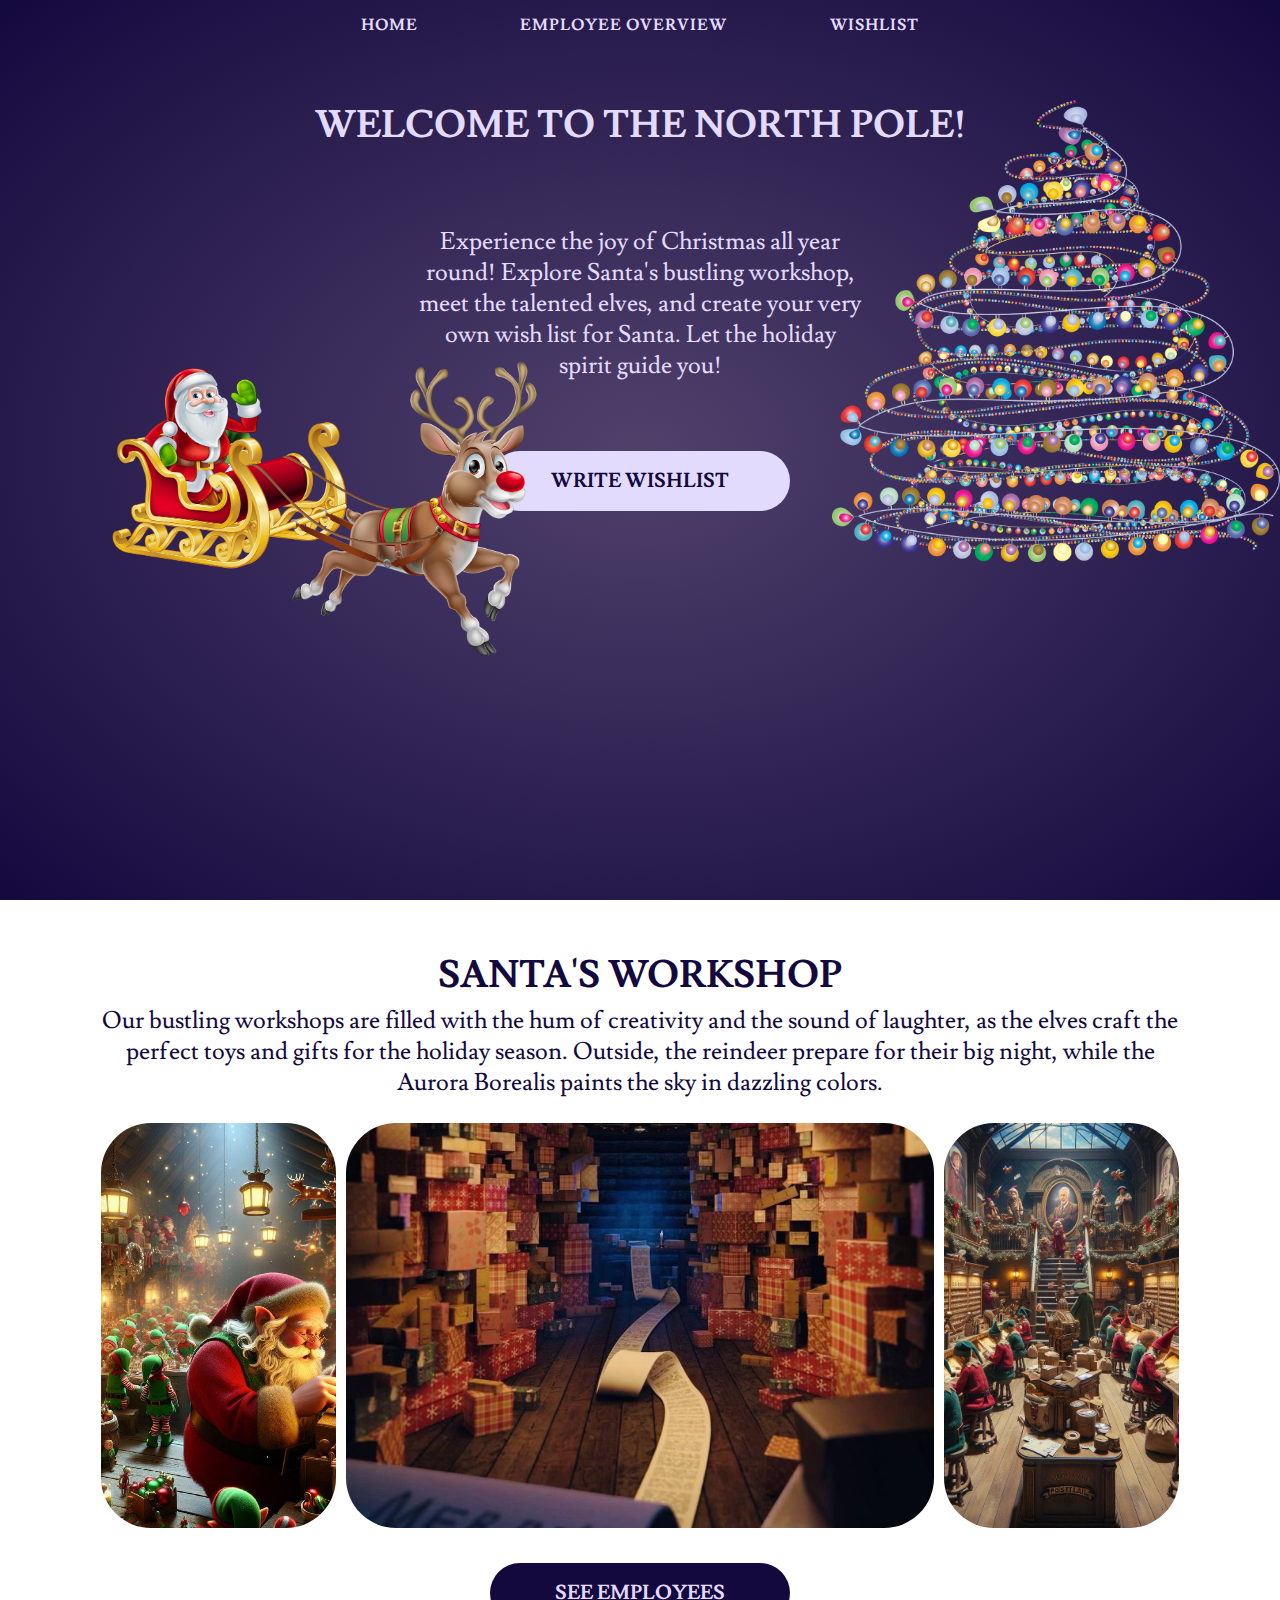
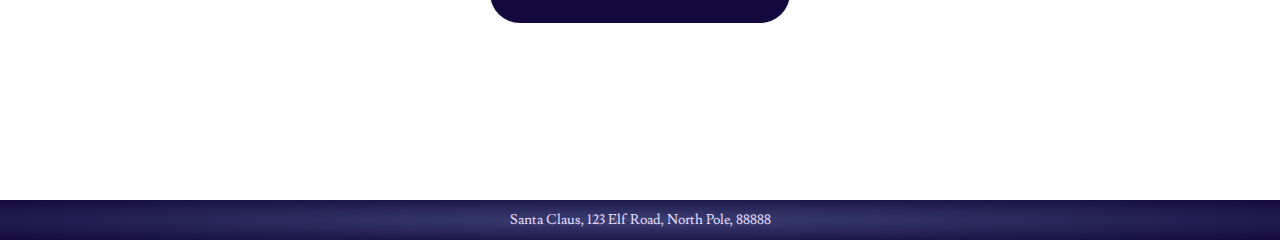
<file: index.html>
<!DOCTYPE html>
<html lang="en">
<head>
    <meta charset="UTF-8">
    <meta name="viewport" content="width=device-width, initial-scale=1.0">
    <title>North Pole</title>
    <link rel="stylesheet" href="./style.css">
    <link rel="preconnect" href="https://fonts.googleapis.com">
<link rel="preconnect" href="https://fonts.gstatic.com" crossorigin>
<link href="https://fonts.googleapis.com/css2?family=Epilogue:ital,wght@0,100..900;1,100..900&family=Lusitana:wght@400;700&display=swap" rel="stylesheet">
</head>
<body>
    <div class="container">
        <section class="upper-section">
            <header>
               <a class="header-button" href="./index.html"> HOME </a>
               <a class="header-button" href="./employee.html"> EMPLOYEE OVERVIEW </a>
               <a class="header-button" href="./wishlist.html"> WISHLIST </a>
            </header>
            <h1 class="welcome-header"> WELCOME TO THE NORTH POLE! </h1>
            <h2 class="welcome-text"> Experience the joy of Christmas all year round! Explore Santa's bustling workshop, meet the talented elves, and create your very own wish list for Santa. Let the holiday spirit guide you! </h2>
            <a href="./wishlist.html" class="write-wishlist"> WRITE WISHLIST </a>
            <div class="santa-img" id="santa">
                <img src="./santa-4705217_1280.png" alt="">
            </div>
            <div class="tree-img">
                <img src="./christmas-tree-6843993_1280.png" alt="">
            </div>
        </section>
        <section class="down-section">
            <h1 class="workshop-header"> SANTA'S WORKSHOP </h1>
            <h2 class="workshop-text"> Our bustling workshops are filled with the hum of creativity and the sound of laughter, as the elves craft the perfect toys and gifts for the holiday season. Outside, the reindeer prepare for their big night, while the Aurora Borealis paints the sky in dazzling colors. </h2>
            <div class="down-img">
                <div class="panel one"></div>
                <div class="panel active two"></div>
                <div class="panel three"></div>
            </div>
            <a class="see-employees" href="./employee.html"> SEE EMPLOYEES </a>
        </section>
        <footer>
            <div> Santa Claus, 123 Elf Road, North Pole, 88888 </div>
        </footer>
    </div>
    <script src="./script.js"></script>
</body>
</html>
</file>
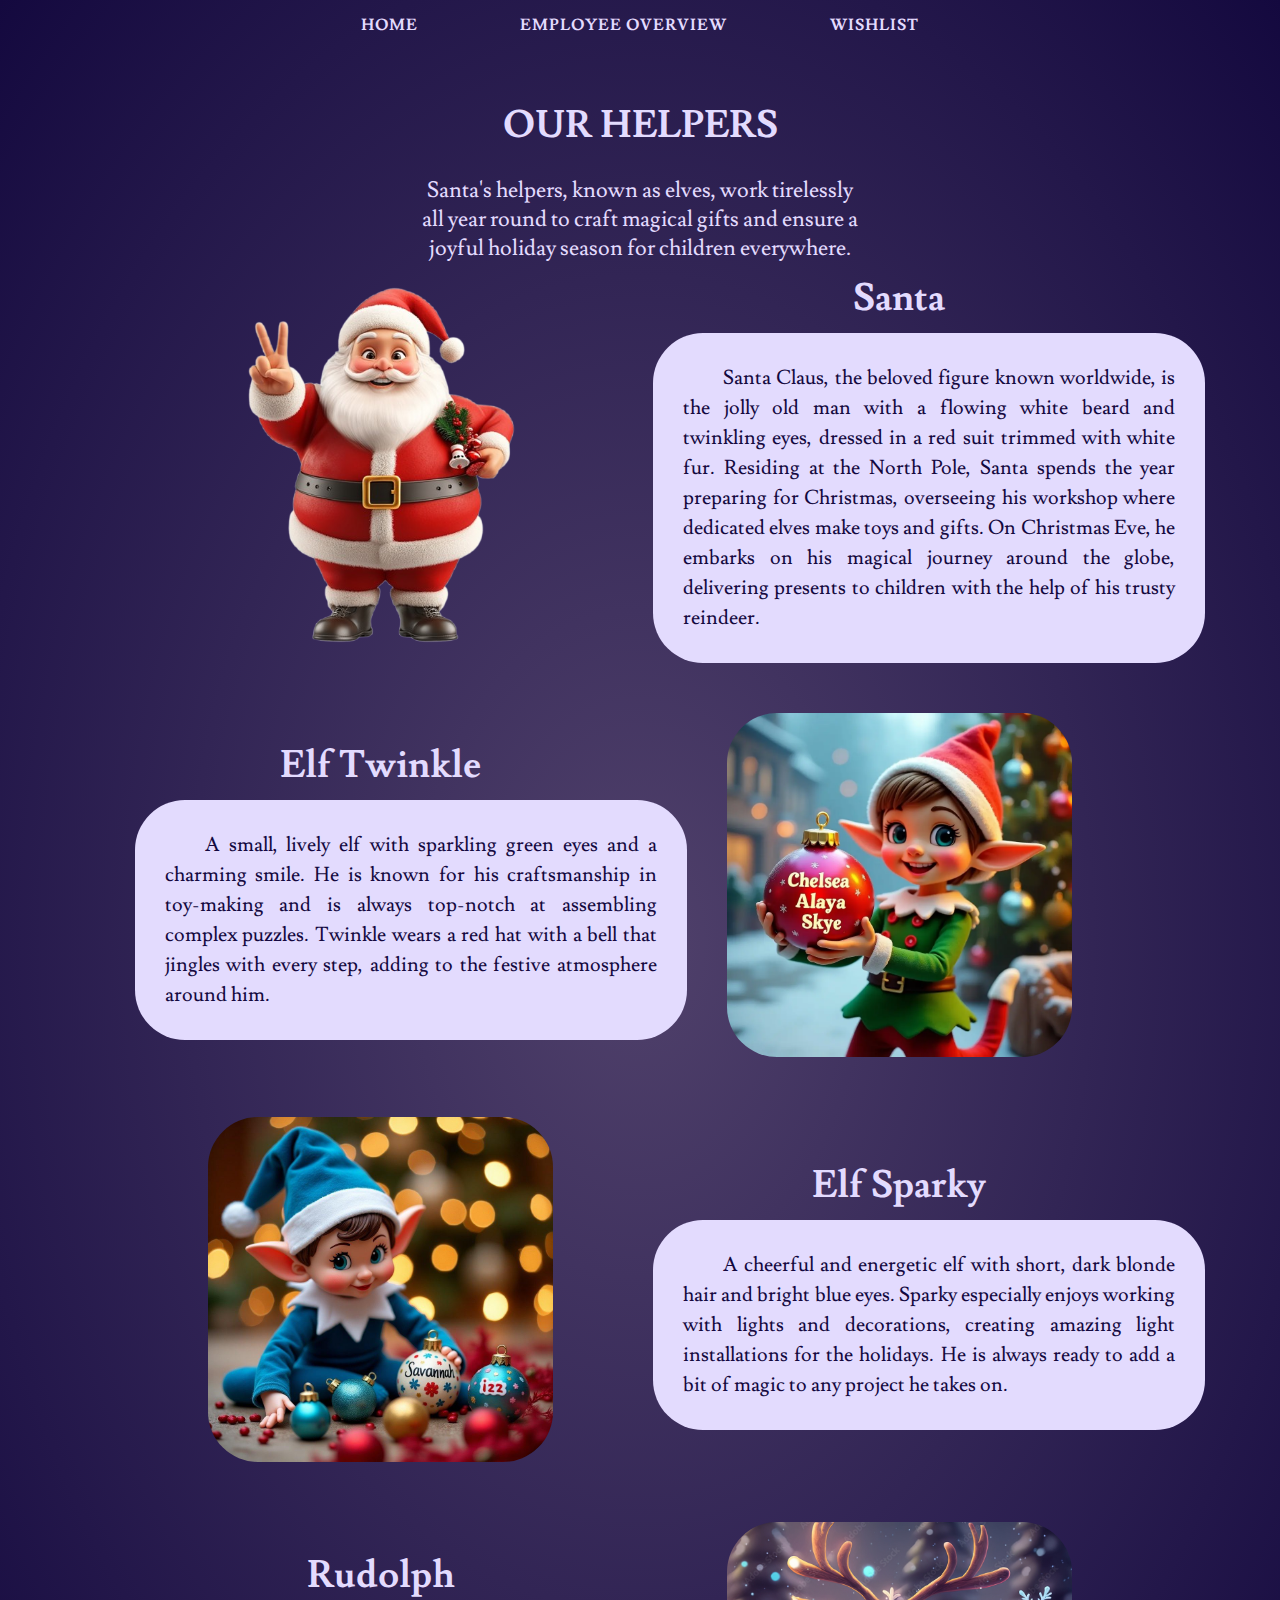
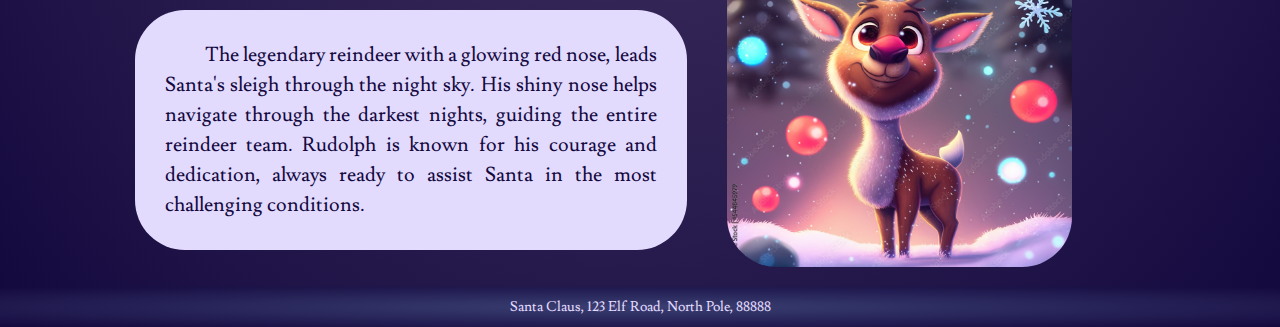
<file: employee.html>
<!DOCTYPE html>
<html lang="en">
<head>
    <meta charset="UTF-8">
    <meta name="viewport" content="width=device-width, initial-scale=1.0">
    <title>Employee</title>
    <link rel="stylesheet" href="./style.css">
    <link rel="preconnect" href="https://fonts.googleapis.com">
<link rel="preconnect" href="https://fonts.gstatic.com" crossorigin>
<link href="https://fonts.googleapis.com/css2?family=Epilogue:ital,wght@0,100..900;1,100..900&family=Lusitana:wght@400;700&display=swap" rel="stylesheet">
</head>
<body>
    <div class="container">
        <section class="upper-section-empl">
            <header>
               <a class="header-button" href="./index.html"> HOME </a>
               <a class="header-button" href="./employee.html"> EMPLOYEE OVERVIEW </a>
               <a class="header-button" href="./wishlist.html"> WISHLIST </a>
            </header>
            <h1 class="welcome-header"> OUR HELPERS </h1>
            <h2 class="empl-text"> Santa's helpers, known as elves, work tirelessly all year round to craft magical gifts and ensure a joyful holiday season for children everywhere. </h2>
            <div class="grid-container">
                <div class="grid-item">
                    <img  class = "grid-img" src="./santa.png" alt="">
                </div>
                <div class="grid-item"> 
                    <h1 class="empl-header"> Santa </h1>
                    <h2 class="elf-text"> Santa Claus, the beloved figure known worldwide, is the jolly old man with a flowing white beard and twinkling eyes, dressed in a red suit trimmed with white fur. Residing at the North Pole, Santa spends the year preparing for Christmas, overseeing his workshop where dedicated elves make toys and gifts. On Christmas Eve, he embarks on his magical journey around the globe, delivering presents to children with the help of his trusty reindeer. </h2>
                </div>
                <div class="grid-item">
                    <h1 class="empl-header"> Elf Twinkle </h1>
                    <h2 class="elf-text"> A small, lively elf with sparkling green eyes and a charming smile. He is known for his craftsmanship in toy-making and is always top-notch at assembling complex puzzles. Twinkle wears a red hat with a bell that jingles with every step, adding to the festive atmosphere around him. </h2>
                </div>
                <div class="grid-item">
                    <img  class = "grid-img" src="./666f0f40-321e-45b2-9bb7-2706ee85b368 (1).png" alt="">
                </div>
                <div class="grid-item">
                    <img class = "grid-img" src="./95ee09a3-2d9e-4011-90d3-8edc69debd07.jpeg" alt="">
                </div>
                <div class="grid-item">
                    <h1 class="empl-header"> Elf Sparky </h1>
                    <h2 class="elf-text"> A cheerful and energetic elf with short, dark blonde hair and bright blue eyes. Sparky especially enjoys working with lights and decorations, creating amazing light installations for the holidays. He is always ready to add a bit of magic to any project he takes on. </h2>
                </div>  
                <div class="grid-item">
                    <h1 class="empl-header"> Rudolph </h1>
                    <h2 class="elf-text"> The legendary reindeer with a glowing red nose, leads Santa's sleigh through the night sky. His shiny nose helps navigate through the darkest nights, guiding the entire reindeer team. Rudolph is known for his courage and dedication, always ready to assist Santa in the most challenging conditions. </h2>
                </div>
                <div class="grid-item">
                    <img class = "grid-img" src="./1000_F_544845979_s1brH3M6xq6jgvbaFZ87dcHiDQHPh3Ts.jpg" alt="">
                </div>
        </section>
        <footer>
            <div> Santa Claus, 123 Elf Road, North Pole, 88888 </div>
        </footer>
    </div>
    <script src="./script.js"></script>
</body>
</html>
</file>
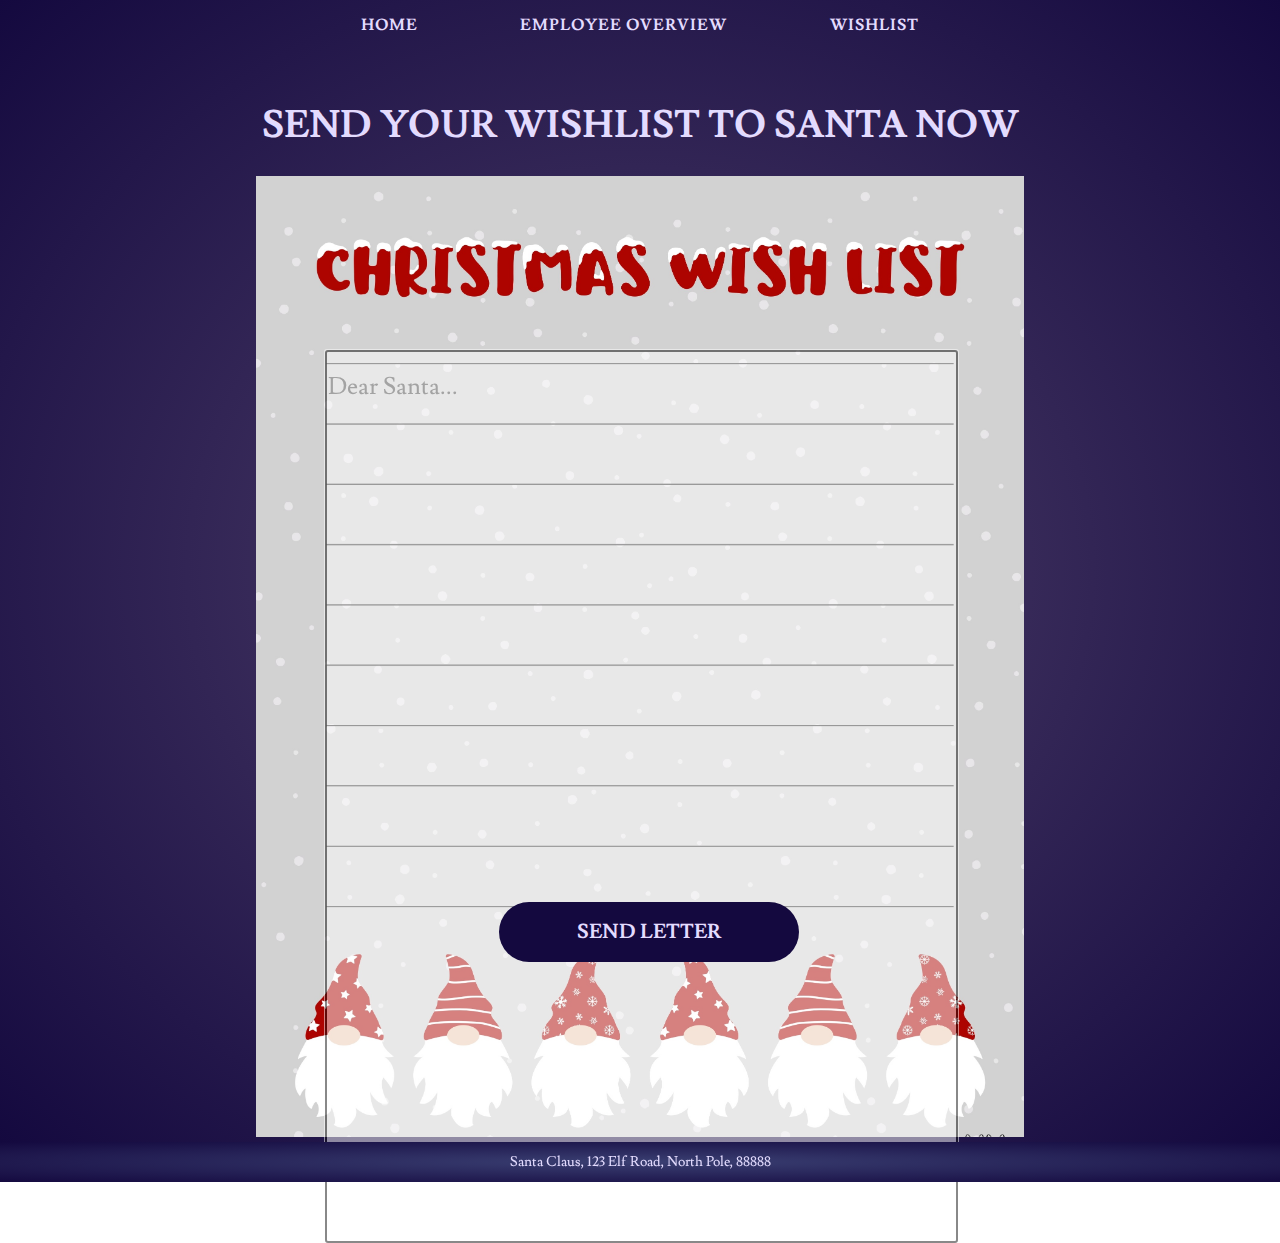
<file: wishlist.html>
<!DOCTYPE html>
<html lang="en">
<head>
    <meta charset="UTF-8">
    <meta name="viewport" content="width=device-width, initial-scale=1.0">
    <title>Wishlist</title>
    <link rel="stylesheet" href="./style.css">
    <link rel="preconnect" href="https://fonts.googleapis.com">
<link rel="preconnect" href="https://fonts.gstatic.com" crossorigin>
<link href="https://fonts.googleapis.com/css2?family=Epilogue:ital,wght@0,100..900;1,100..900&family=Lusitana:wght@400;700&display=swap" rel="stylesheet">
</head>
<body>
    <div class="container">
        <section class="upper-section-empl">
            <header>
               <a class="header-button" href="./index.html"> HOME </a>
               <a class="header-button" href="./employee.html"> EMPLOYEE OVERVIEW </a>
               <a class="header-button" href="./wishlist.html"> WISHLIST </a>
            </header>
            <h1 class="welcome-header"> SEND YOUR WISHLIST TO SANTA NOW </h1>
            <div class="wishlist-backgr">
                <img src="./Printable-Christmas-Lists-List-23_page-0001.jpg" alt="">
            </div>
            <form action="">
            <textarea  name="" value="" placeholder="Dear Santa..." autofocus></textarea>
            <input type="submit" value="SEND LETTER"></input>
            </form>
        </section>
        <footer>
            <div> Santa Claus, 123 Elf Road, North Pole, 88888 </div>
        </footer>
    </div>
    <script src="./script.js"></script>
</body>
</html>
</file>
<file: style.css>
body {
    display: flex;
    margin: 0;
    justify-content: center;
}

.container {
    position: relative;
    width: 100%;
    max-width: 1680px;
    display: flex;
    flex-direction: column;
    align-items: center;
    justify-content: center;
    font-family: "Lusitana", serif;
    margin: 0;
}

.upper-section {
    display: flex;
    flex-direction: column;
    align-items: center;
    height: 100vh;
    width: 100%;
    margin: 0;
    background: radial-gradient(#50416b, #14093f);
}

header {
    width: 50svi;
    height: 50px;
    position: relative;
    display: flex;
    flex-direction: row;
    justify-content: space-around;
    align-items: center;
    gap: 20px;
    color: #E3DBFE;
    flex-shrink: 0.5;
}

.header-button {
    border-radius: 5px;
    align-content:center;
    font-weight: 700;
    font-size: 16px;
    letter-spacing: 1px;
    padding: 10px 20px;
    text-decoration: none;
    color: #E3DBFE;
}

.header-button:hover {
    background-color: #E3DBFE;
    color: #14093f;
}

.welcome-header {
    font-family: "Lusitana", serif;
    text-align: center;
    font-weight: 700;
    font-size: 3svi;
    width: 80%;
    margin-top: 50px;
    color: #E3DBFE;
}

.welcome-text {
    font-family: "Lusitana", serif;
    text-align: center;
    font-weight: 400;
    font-size: 24px;
    margin-top: 50px;
    width: 35%;
    color: #E3DBFE;
}

.write-wishlist {
    position: relative;
    background-color: #E3DBFE;
    color: #14093f;
    border: none;
    border-radius: 90px;
    width: 300px;
    height: 60px;
    text-align: center;
    font-family: "Lusitana", serif;
    font-weight: 700;
    font-size: 20px;
    margin-top: 50px;
    align-content:center;
    text-decoration: none;
}

.write-wishlist:hover {
    background-color: #14093f;
    color: #E3DBFE;
    border: solid 1px #E3DBFE;
}

img {
    width: 100%;
}

.tree-img {
    position: absolute;
    right: 0;
    top: 100px;
    width: 35%;
    height: auto;
}

.santa-img {
    position: absolute;
    left: -300px;
    top: -200px;
    width: 35%;
    height: auto;
}

.down-section {
    display: flex;
    flex-direction: column;
    align-items: center;
    height: 100vh;
    width: 100%;
    margin: 0;
}

.workshop-header {
    font-family: "Lusitana", serif;
    text-align: center;
    font-weight: 700;
    font-size: 3svi;
    width: 80%;
    margin-top: 50px;
    color: #14093f;
    margin-bottom: 5px;
}

.down-img {
    margin-top: 0;
    position: relative;
    width: 85%;
    height: fit-content;
    display: flex;
    flex-direction: row;
    justify-content: space-evenly;
    align-items: center;
}

.one {
    background-image: url('./photo_5393209782871124582_x.jpg');
}

.two {
    background-image: url('./photo_5393209782871124584_y.jpg');
}

.three {
    background-image: url('./photo_5393209782871124585_y.jpg');
}


.panel {
    height: 45vh;
    flex: 0.8;
    margin: 5px;
    cursor: pointer;
    border-radius: 50px;
    background-size: cover;
    background-position: center;
    color: #fff;
    position: relative;
    transition: flex 1s ease-in;
}
  
.panel.active {
    flex: 2;
}

.panel.active h3 {
    opacity: 1;
    transition: opacity 0.3s ease-in 0.4s;
}

.workshop-text {
    font-family: "Lusitana", serif;
    text-align: center;
    font-weight: 400;
    font-size: 24px;
    margin-top: 0px;
    width: 85%;
    color: #14093f;
}

.see-employees {
    position: relative;
    background-color: #14093f;
    color: #E3DBFE;
    border: none;
    border-radius: 90px;
    width: 300px;
    height: 60px;
    text-align: center;
    font-family: "Lusitana", serif;
    font-weight: 700;
    font-size: 20px;
    margin-top: 30px;
    align-content:center;
    text-decoration: none;
}

.see-employees:hover {
    background-color: #E3DBFE;
    color: #14093f;
    border: solid 1px #14093f;
}

footer {
    width: 100%;
    height: 40px;
    background: radial-gradient(#3a3f72, #14093f);
    position: relative;
    display: flex;
    flex-direction: row;
    justify-content: space-around;
    align-items: center;
    color:#E3DBFE;
    font-size: 14px;
    bottom: 0;
}

.upper-section-empl {
    display: flex;
    flex-direction: column;
    align-items: center;
    height: auto;
    width: 100%;
    margin: 0;
    background: radial-gradient(#50416b, #14093f);
}

.empl-text {
    font-family: "Lusitana", serif;
    text-align: center;
    font-weight: 400;
    font-size: 22px;
    margin: 0px;
    width: 35%;
    color: #E3DBFE;
}

.grid-container {
    width: 90%;
    display: grid;
    justify-items: center;
    justify-content: center;
    grid-template-columns: 45% 45%;
    padding: 10px;
    margin-top: 0px;
    row-gap: 50px;
    align-items: center;
}
  
.grid-item {
    width: 95%;
    height: auto;
    font-size: 30px;
    text-align: center;
}

.grid-img {
    width: 70%;
    height: 100%;
    border-radius: 50px;
}

.empl-header {
    font-family: "Lusitana", serif;
    text-align: center;
    font-weight: 700;
    font-size: 3svi;
    width: 100%;
    margin: 0 0 10px 0;
    color: #E3DBFE;
}

.elf-text {
    font-family: "Lusitana", serif;
    text-align: justify;
    font-weight: 400;
    font-size: 20px;
    line-height: 1.5;
    margin: 0;
    width: 100%;
    color: #14093f;
    padding: 30px;
    border-radius: 50px;
    background-color: #e3dbfe;
    text-indent: 40px;

}

.wishlist-backgr{
    width: 60%;
}

form{
    width: 50%;
    justify-items: center;
}

textarea{
    position: absolute;
    top: 350px;
    margin-left: 5px;
    width: 49%;
    height: 98.5vh;
    line-height: 67px;
    opacity: 50%;
    font-family: "Lusitana", serif;
    text-align: justify;
    font-weight: 400;
    font-size: 24px;
    resize: none;
}

form input[type="submit"]{
    position: absolute;
    bottom: 220px;
    width: 50px;
    left: 39%;
    background-color: #14093f;
    color: #E3DBFE;
    border: none;
    border-radius: 90px;
    width: 300px;
    height: 60px;
    text-align: center;
    font-family: "Lusitana", serif;
    font-weight: 700;
    font-size: 20px;
    margin-top: 30px;
}

.lusitana-regular {
    font-family: "Lusitana", serif;
    font-weight: 400;
    font-style: normal;
  }
  
.lusitana-bold {
    font-family: "Lusitana", serif;
    font-weight: 700;
    font-style: normal;
  }
</file>
